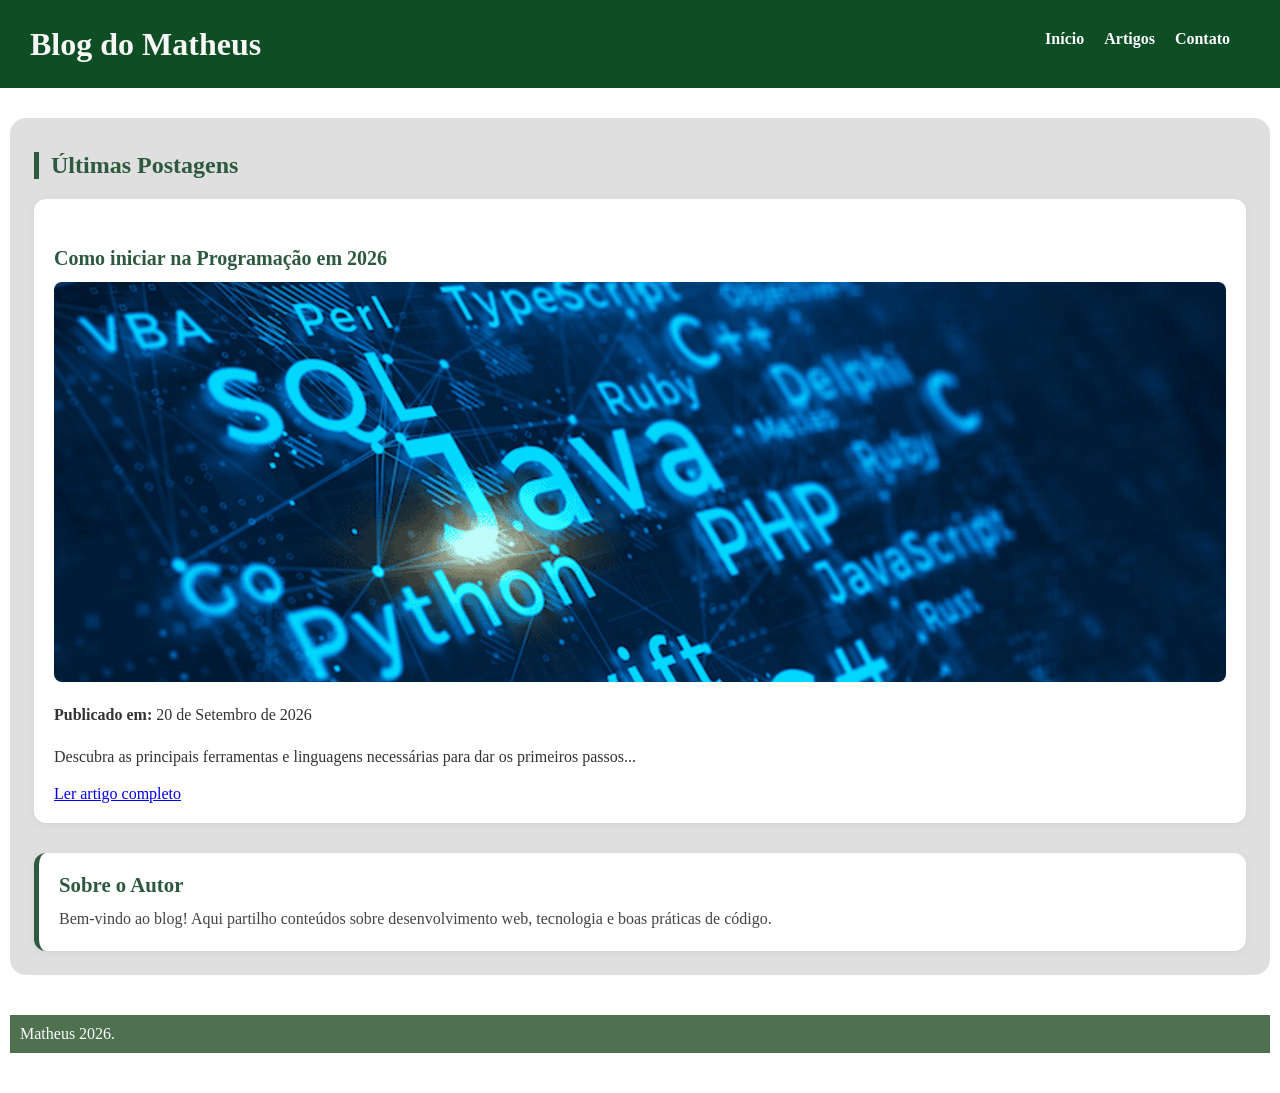
<file: index.html>
<!--
Descricao: Projeto Blog do Matheus
nome_exercicio: Situação de Aprendizagem 01
nome_aluno: Matheus Henrique Batista Raimundo
email_aluno: matheus.raimundo3@aluno.cps.sp.gov.br
turma: WEBI-ISW028-A
-->

<!DOCTYPE html>
<html lang="pt-BR">

<head>
    <meta charset="UTF-8">
    <meta name="viewport" content="width=device-width, initial-scale=1.0">
    <title>Nova Web - Home</title>


    <link rel="stylesheet" href="static/css/styles.css">
</head>

<body>

    <header>
        <h1>Blog do Matheus</h1>
        <nav>
            <ul>
                <li><a href="index.html">Início</a></li>
                <li><a href="artigos.html">Artigos</a></li>
                <li><a href="contato.html">Contato</a></li>
            </ul>
        </nav>
    </header>

    <main>
        <section>
            <h2>Últimas Postagens</h2>

            <article>
                <h3>Como iniciar na Programação em 2026</h3>
                <img src="images/programacao.png" alt="Códigos de programação na tela">
                <p><strong>Publicado em:</strong> <time datetime="2026-09-20"> 20 de Setembro de 2026</time></p>
                <p>Descubra as principais ferramentas e linguagens necessárias para dar os primeiros passos...</p>
                <a href="artigos.html"> Ler artigo completo</a>
            </article>

        </section>

        <aside>
            <h3>Sobre o Autor</h3>
            <p>Bem-vindo ao blog! Aqui partilho conteúdos sobre desenvolvimento web, tecnologia e boas práticas de
                código.</p>
        </aside>
    </main>

    <footer>
        <p>Matheus 2026.</p>
    </footer>
</body>

</html>
</file>
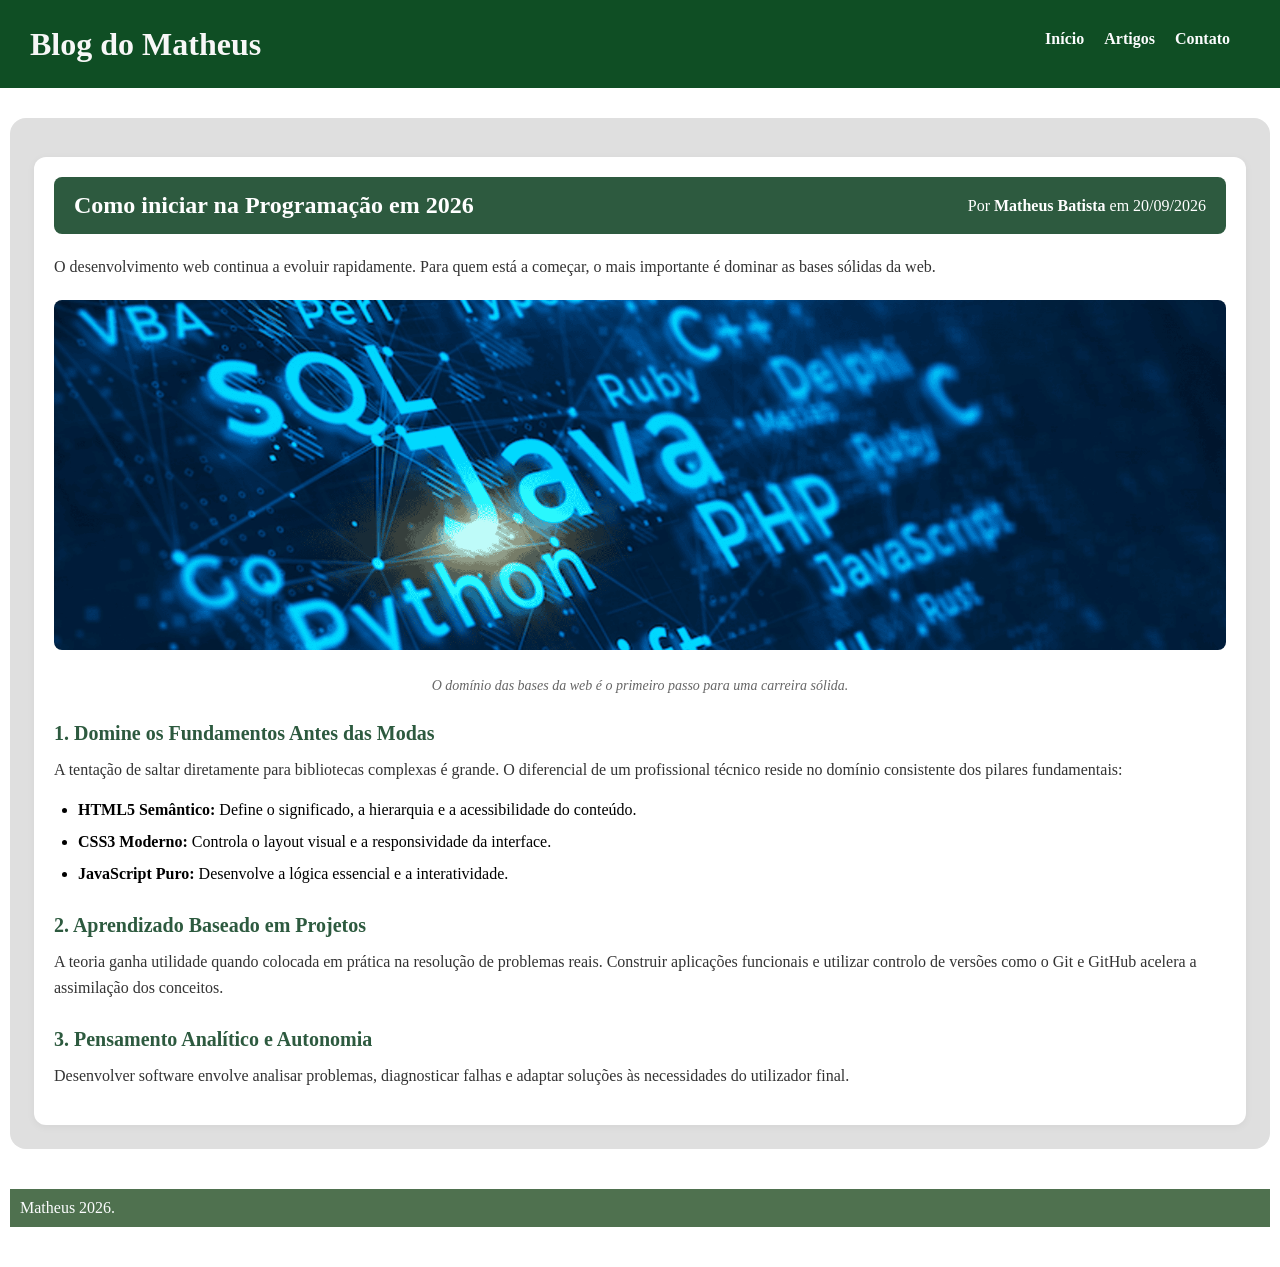
<file: artigos.html>
<!--
Descricao: Projeto Blog do Matheus
nome_exercicio: Situação de Aprendizagem 01
nome_aluno: Matheus Henrique Batista Raimundo
email_aluno: matheus.raimundo3@aluno.cps.sp.gov.br
turma: WEBI-ISW028-A
-->

<!DOCTYPE html>
<html lang="pt-BR">

<head>
  <meta charset="UTF-8">
  <meta name="viewport" content="width=device-width, initial-scale=1.0">
  <title>Como iniciar na Programação Web em 2026 - Blog</title>

  <link rel="stylesheet" href="static/css/styles.css">
</head>

<body>

  <header>
    <h1>Blog do Matheus</h1>
    <nav>
      <ul>
        <li><a href="index.html">Início</a></li>
        <li><a href="artigos.html">Artigos</a></li>
        <li><a href="contato.html">Contato</a></li>
      </ul>
    </nav>
  </header>

  <main>
    <article>
      <header>
        <h2>Como iniciar na Programação em 2026</h2>
        <p>Por <strong>Matheus Batista</strong> em <time datetime="2026-09-20">20/09/2026</time></p>
      </header>

      <p>O desenvolvimento web continua a evoluir rapidamente. Para quem está a começar, o mais importante é dominar as
        bases sólidas da web.</p>

      <figure class="imagem-destaque">
        <img src="images/programacao.png" alt="Códigos de programação na tela">
        <figcaption>O domínio das bases da web é o primeiro passo para uma carreira sólida.</figcaption>
      </figure>


      <h3>1. Domine os Fundamentos Antes das Modas</h3>
      <p>A tentação de saltar diretamente para bibliotecas complexas é grande. O diferencial de um profissional técnico
        reside no domínio consistente dos pilares fundamentais:</p>

      <ul>
        <li><strong>HTML5 Semântico:</strong> Define o significado, a hierarquia e a acessibilidade do conteúdo.</li>
        <li><strong>CSS3 Moderno:</strong> Controla o layout visual e a responsividade da interface.</li>
        <li><strong>JavaScript Puro:</strong> Desenvolve a lógica essencial e a interatividade.</li>
      </ul>

      <h3>2. Aprendizado Baseado em Projetos</h3>
      <p>A teoria ganha utilidade quando colocada em prática na resolução de problemas reais. Construir aplicações
        funcionais e utilizar controlo de versões como o Git e GitHub acelera a assimilação dos conceitos.</p>

      <h3>3. Pensamento Analítico e Autonomia</h3>
      <p>Desenvolver software envolve analisar problemas, diagnosticar falhas e adaptar soluções às necessidades do
        utilizador final.</p>
    </article>
  </main>

  <footer>
    <p>Matheus 2026.</p>
  </footer>

</body>

</html>
</file>
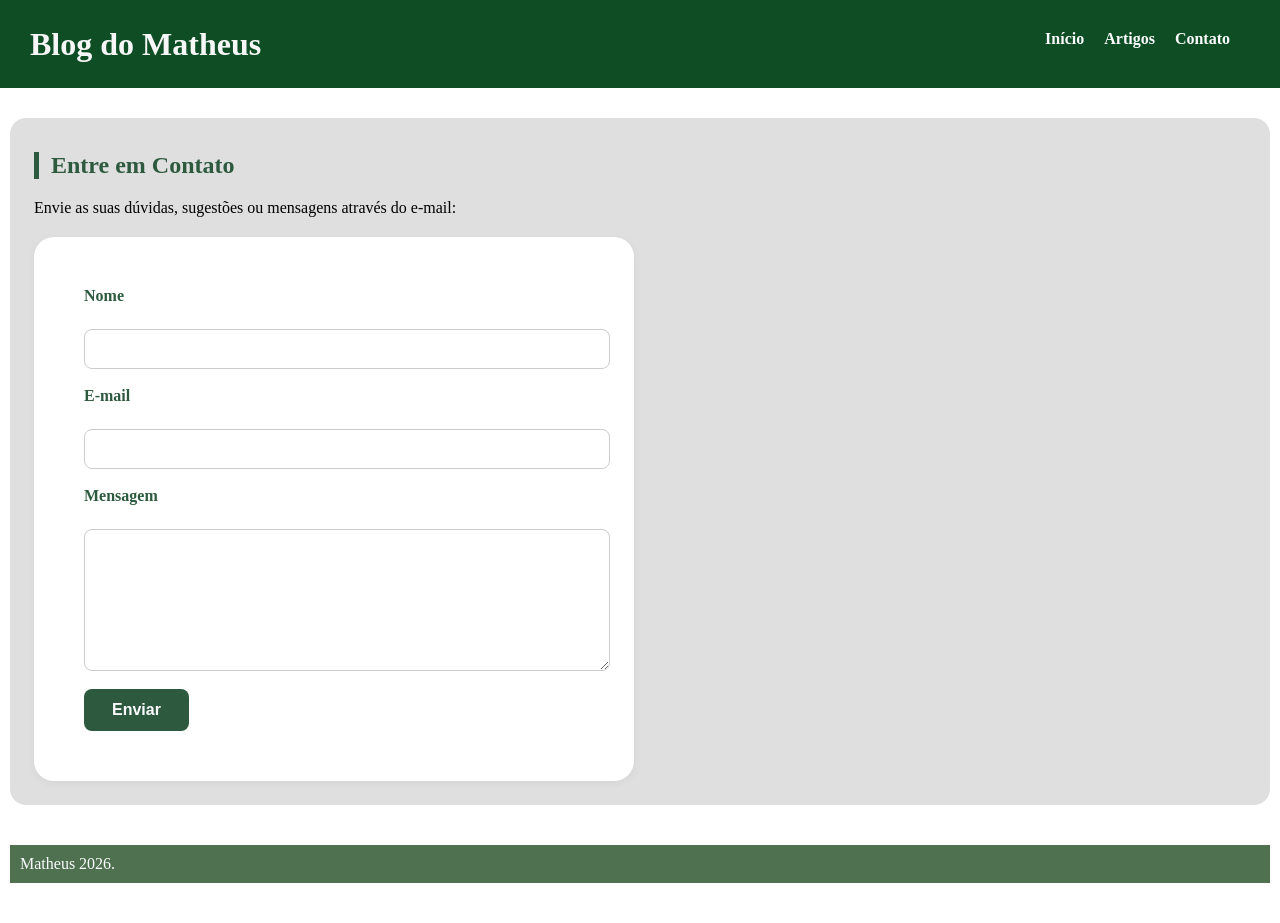
<file: contato.html>
<!--
Descricao: Projeto Blog do Matheus
nome_exercicio: Situação de Aprendizagem 01
nome_aluno: Matheus Henrique Batista Raimundo
email_aluno: matheus.raimundo3@aluno.cps.sp.gov.br
turma: WEBI-ISW028-A
-->

<!DOCTYPE html>
<html lang="pt-BR">

<head>
  <meta charset="UTF-8">
  <meta name="viewport" content="width=device-width, initial-scale=1.0">
  <title>Contato - Blog</title>

  <link rel="stylesheet" href="static/css/styles.css">
</head>

<body>
  <header>
    <h1>Blog do Matheus</h1>
    <nav>
      <ul>
        <li><a href="index.html">Início</a></li>
        <li><a href="artigos.html">Artigos</a></li>
        <li><a href="contato.html">Contato</a></li>
      </ul>
    </nav>
  </header>

  <main>
    <section>
      <h2>Entre em Contato</h2>
      <p>Envie as suas dúvidas, sugestões ou mensagens através do e-mail:</p>
      <form action="#" method="post">
        <label for="nome">Nome</label>
        <input type="text" id="nome" name="nome" required>

        <label for="email">E-mail</label>
        <input type="email" id="email" name="email" required>

        <label for="mensagem">Mensagem</label>
        <textarea id="mensagem" name="mensagem" rows="5" required></textarea>

        <button type="submit">Enviar</button>
      </form>
    </section>
  </main>

  <footer>
    <p>Matheus 2026.</p>
  </footer>

</body>

</html>
</file>
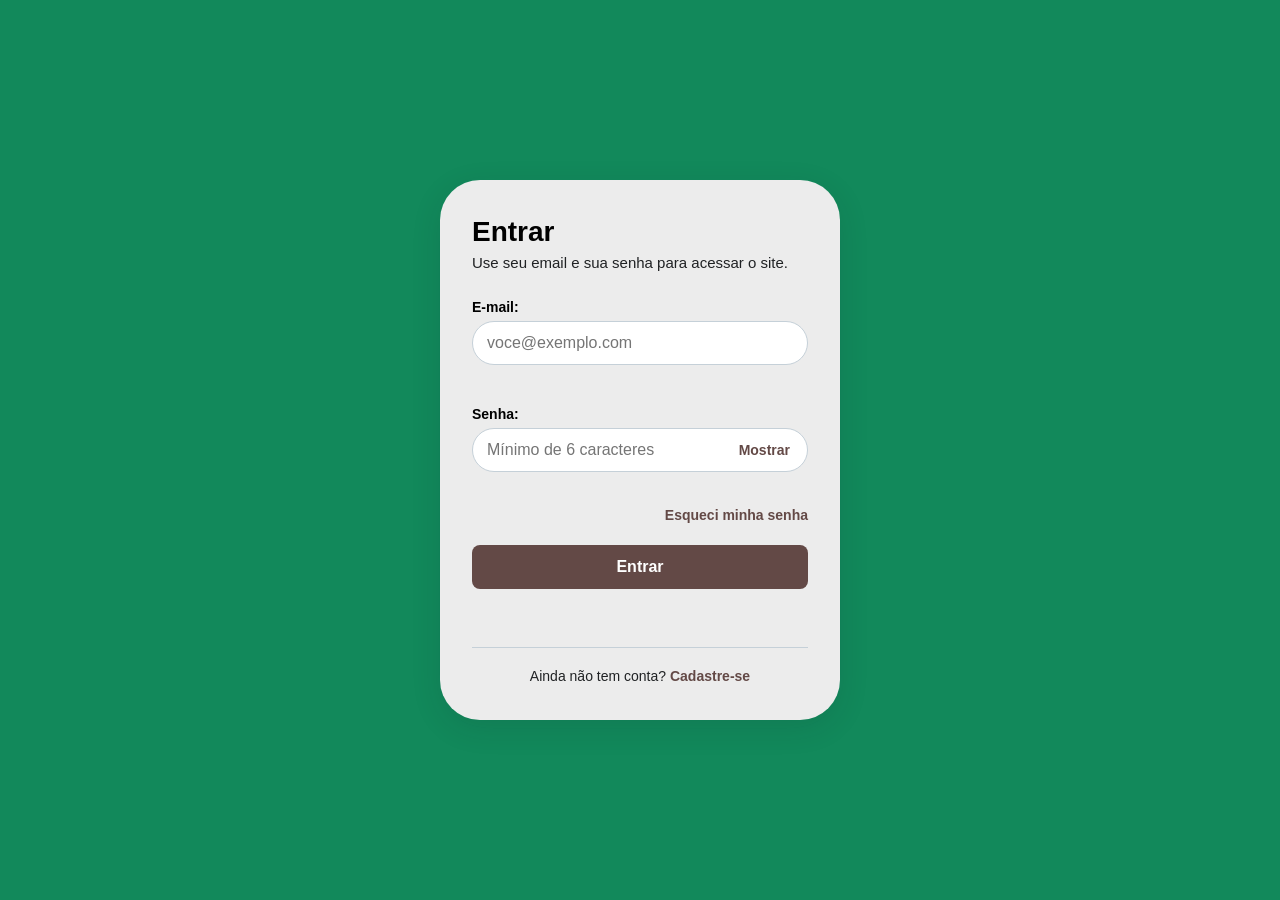
<file: aulaHTML12/login.html>
<!--
Descricao: Página Login
nome_exercicio: AulaHTML12
nome_aluno: Matheus Henrique Batista Raimundo
email_aluno: matheus.raimundo3@aluno.cps.sp.gov.br
turma: WEBI-ISW028-A
-->

<!DOCTYPE html>
<html lang="pt-BR">

<head>
    <meta charset="UTF-8">
    <meta name="viewport" content="width=device-width, initial-scale=1">
    <title>Login</title>
    <link rel="stylesheet" href="login.css">
</head>

<body>

    <main class="card">
        <h1>Entrar</h1>
        <p class="subtitulo">Use seu email e sua senha para acessar o site.</p>


        <form id="formLogin" action="#" method="post" novalidate>

            <input type="hidden" name="origem" value="tela-login">

            <div class="campo">
                <label for="email">E-mail:</label>
                <input type="email" id="email" name="email" placeholder="voce@exemplo.com" autocomplete="email">
                <span class="erro" id="erroEmail" role="alert"></span>
            </div>

            <div class="campo">
                <label for="senha">Senha:</label>
                <div class="senha-wrap">
                    <input type="password" id="senha" name="senha" placeholder="Mínimo de 6 caracteres"
                        autocomplete="current-password">
                    <button type="button" id="verSenha" class="ver">Mostrar</button>
                </div>
                <span class="erro" id="erroSenha" role="alert"></span>
            </div>

            <p class="esqueci"><a href="#">Esqueci minha senha</a></p>

            <button type="submit" class="entrar">Entrar</button>

            <p class="sucesso" id="mensagemSucesso" role="status"></p>
        </form>

        <p class="cadastro">Ainda não tem conta? <a href="#">Cadastre-se</a></p>
    </main>

    <script src="login.js"></script>
</body>

</html>
</file>
<file: static/css/styles.css>
/*
Descricao: Projeto Blog do Matheus
nome_exercicio: Situação de Aprendizagem 01
nome_aluno: Matheus Henrique Batista Raimundo
email_aluno: matheus.raimundo3@aluno.cps.sp.gov.br
turma: WEBI-ISW028-A
*/

* {
  margin: 0;
  padding: 0;
  border: 0;
}

body {
  background-color: rgb(255, 255, 255);
}

header {
  display: flex;
  justify-content: space-between;
  align-items: center;
  padding: 20px 30px;
  background-color: rgb(15, 78, 36);
}

header h1 {
  margin: 0;
  color: rgb(247, 247, 247);
}

nav {
  border: 0px solid;
  margin-top: 0;
  margin-left: 10px;
  margin-right: 10px;
  margin-bottom: 10px;
  padding: 10px;
}

main {
  background-color: rgb(223, 223, 223);
  min-height: auto;
  margin-left: 10px;
  margin-right: 10px;
  margin-top: 30px;
  padding: 24px;
  border-radius: 16px;
}

footer {
  background-color: rgb(79, 113, 79);
  margin-bottom: 40px;
  margin-top: 40px;
  min-height: 10px;
  margin-left: 10px;
  margin-right: 10px;
  padding: 10px;
  color: #fbfcfd;
}

nav ul {
  list-style: none;
  padding: 0;
  margin: 0;
  display: flex;
  gap: 20px;
}


nav a {
  text-decoration: none;
  color: #fbfcfd;
  font-weight: bold;
}

nav a:hover {
  color: #24d453;
}

article {
  background-color: #ffffff;
  border-radius: 12px;
  padding: 20px;
  margin-top: 15px;
  box-shadow: 0 2px 8px rgba(0, 0, 0, 0.05);
}

aside {
  background-color: #ffffff;
  border-radius: 12px;
  padding: 20px;
  margin-top: 30px;
  border-left: 5px solid #2d5a3f;
  box-shadow: 0 2px 8px rgba(0, 0, 0, 0.05);
  overflow: hidden;
}

aside h3 {
  margin-top: 0;
  margin-bottom: 10px;
  color: #2d5a3f;
  font-size: 1.3rem;
}

aside p {
  margin: 0;
  color: #444444;
  line-height: 1.5;
}

section h2 {
  color: #2d5a3f;
  font-size: 1.5rem;
  font-weight: bold;
  margin-top: 10px;
  margin-bottom: 20px;
  padding-left: 12px;
  border-left: 5px solid #2d5a3f;
  border-bottom: none;
}

article header {
  background-color: #2d5a3f;
  color: #ffffff;
  padding: 15px 20px;
  border-radius: 8px;
  margin-bottom: 20px;
  display: flex;
  justify-content: space-between;
  align-items: center;
}

article header h2 {
  color: #ffffff;
  margin: 0;
  font-size: 1.5rem;
}

article header p {
  color: #ffffff;
  margin: 0;
}

article header strong {
  color: #ffffff;
}

article p {
  line-height: 1.6;
  margin-bottom: 16px;
  color: #333333;
}

article h3 {
  color: #2d5a3f;
  font-size: 1.25rem;
  margin-top: 28px;
  margin-bottom: 12px;
}

article ul {
  margin-top: 10px;
  margin-bottom: 20px;
  padding-left: 24px;
}

article li {
  margin-bottom: 8px;
  line-height: 1.5;
}

article img,
.post-card img {
  width: 100%;
  max-height: 400px;
  object-fit: cover;
  border-radius: 8px;
  margin-bottom: 16px;
}

figure.imagem-destaque {
  margin: 20px 0;
  text-align: center;
}

figure.imagem-destaque img {
  width: 100%;
  max-height: 350px;
  object-fit: cover;
  border-radius: 8px;
}

figcaption {
  font-size: 0.875rem;
  color: #666666;
  margin-top: 8px;
  font-style: italic;
}

form {
  display: flex;
  flex-direction: column;
  gap: 18px;
  max-width: 500px;
  margin-top: 20px;
  background-color: #ffffff;
  border-radius: 20px;
  padding: 50px;
  box-shadow: 0 2px 8px rgba(0, 0, 0, 0.05);
}

form label {
  font-weight: bold;
  color: #2d5a3f;
  margin-bottom: 6px;
  display: block;
}

form input,
form textarea {
  width: 100%;
  padding: 10px 12px;
  border: 1px solid #cccccc;
  border-radius: 8px;
  font-family: inherit;
  font-size: 1rem;
  color: #333333;
}

form textarea {
  resize: vertical;
  min-height: 120px;
  line-height: 1.5;
}

form input:focus,
form textarea:focus {
  outline: none;
  border-color: #2d5a3f;
}

form button {
  align-self: flex-start;
  padding: 12px 28px;
  background-color: #2d5a3f;
  color: #fbfcfd;
  border: none;
  border-radius: 8px;
  font-size: 1rem;
  font-weight: bold;
  cursor: pointer;
  transition: background-color 0.2s;
}

form button:hover {
  background-color: #24d453;
  color: #0f4e24;
}
</file>
<file: aulaHTML12/login.css>
/*
Descricao: Página de login
nome_exercicio: aulaHTML12
nome_aluno: Matheus Henrique Batista Raimundo
email_aluno: matheus.raimundo3@aluno.cps.sp.gov.br
turma: WEBI-ISW028-A
*/

:root {
    --fundo: #12895b;
    --card: #ececec;
    --texto: #000000;
    --texto-suave: #202224;
    --borda: #c5d0d8;
    --destaque: #634946;
    --destaque-escuro: #0b0b0b;
    --erro: #5d3634;
    --ok: #1b7a3d;
}

* {
    box-sizing: border-box;
}

body {
    margin: 0;
    min-height: 100vh;
    display: flex;
    align-items: center;
    justify-content: center;
    padding: 24px;
    background: var(--fundo);
    color: var(--texto);
    font-family: "Segoe UI", Tahoma, Arial, sans-serif;
}

.card {
    width: 100%;
    max-width: 400px;
    padding: 36px 32px;
    background: var(--card);
    border-radius: 40px;
    box-shadow: 0 8px 30px rgba(20, 33, 43, 0.12);
}

h1 {
    margin: 0 0 6px;
    font-size: 28px;
}

.subtitulo {
    margin: 0 0 28px;
    color: var(--texto-suave);
    font-size: 15px;
}

.campo {
    margin-bottom: 18px;
}

label {
    display: block;
    margin-bottom: 6px;
    font-size: 14px;
    font-weight: 600;
}

input[type="email"],
input[type="password"],
input[type="text"] {
    width: 100%;
    padding: 12px 14px;
    border: 1.5px solid var(--borda);
    border-radius: 1000px;
    font-size: 16px;
    color: var(--texto);
    background: #fff;
}

input:focus {
    outline: 3px solid rgba(15, 110, 110, 0.25);
    border-color: var(--destaque);
}

input.invalido {
    border-color: var(--erro);
}

.erro {
    display: block;
    min-height: 18px;
    margin-top: 5px;
    font-size: 13px;
    color: var(--erro);
}

.senha-wrap {
    position: relative;
}

.senha-wrap input {
    padding-right: 84px;
}

.ver {
    position: absolute;
    top: 50%;
    right: 8px;
    transform: translateY(-50%);
    padding: 6px 10px;
    border: none;
    border-radius: 6px;
    background: transparent;
    color: var(--destaque);
    font-size: 14px;
    font-weight: 600;
    cursor: pointer;
}

.ver:hover {
    background: #e3f0f0;
}

.esqueci {
    margin: -6px 0 22px;
    text-align: right;
    font-size: 14px;
}

a {
    color: var(--destaque);
    font-weight: 600;
    text-decoration: none;
}

a:hover {
    text-decoration: underline;
}

.entrar {
    width: 100%;
    padding: 13px;
    border: none;
    border-radius: 8px;
    background: var(--destaque);
    color: #fff;
    font-size: 16px;
    font-weight: 600;
    cursor: pointer;
    transition: background 0.2s;
}

.entrar:hover {
    background: var(--destaque-escuro);
}

.sucesso {
    min-height: 20px;
    margin: 14px 0 0;
    text-align: center;
    font-size: 14px;
    color: var(--ok);
}

.cadastro {
    margin: 24px 0 0;
    padding-top: 20px;
    border-top: 1px solid var(--borda);
    text-align: center;
    font-size: 14px;
    color: var(--texto-suave);
}

@media (max-width: 480px) {
    .card {
        padding: 28px 20px;
    }
}
</file>
